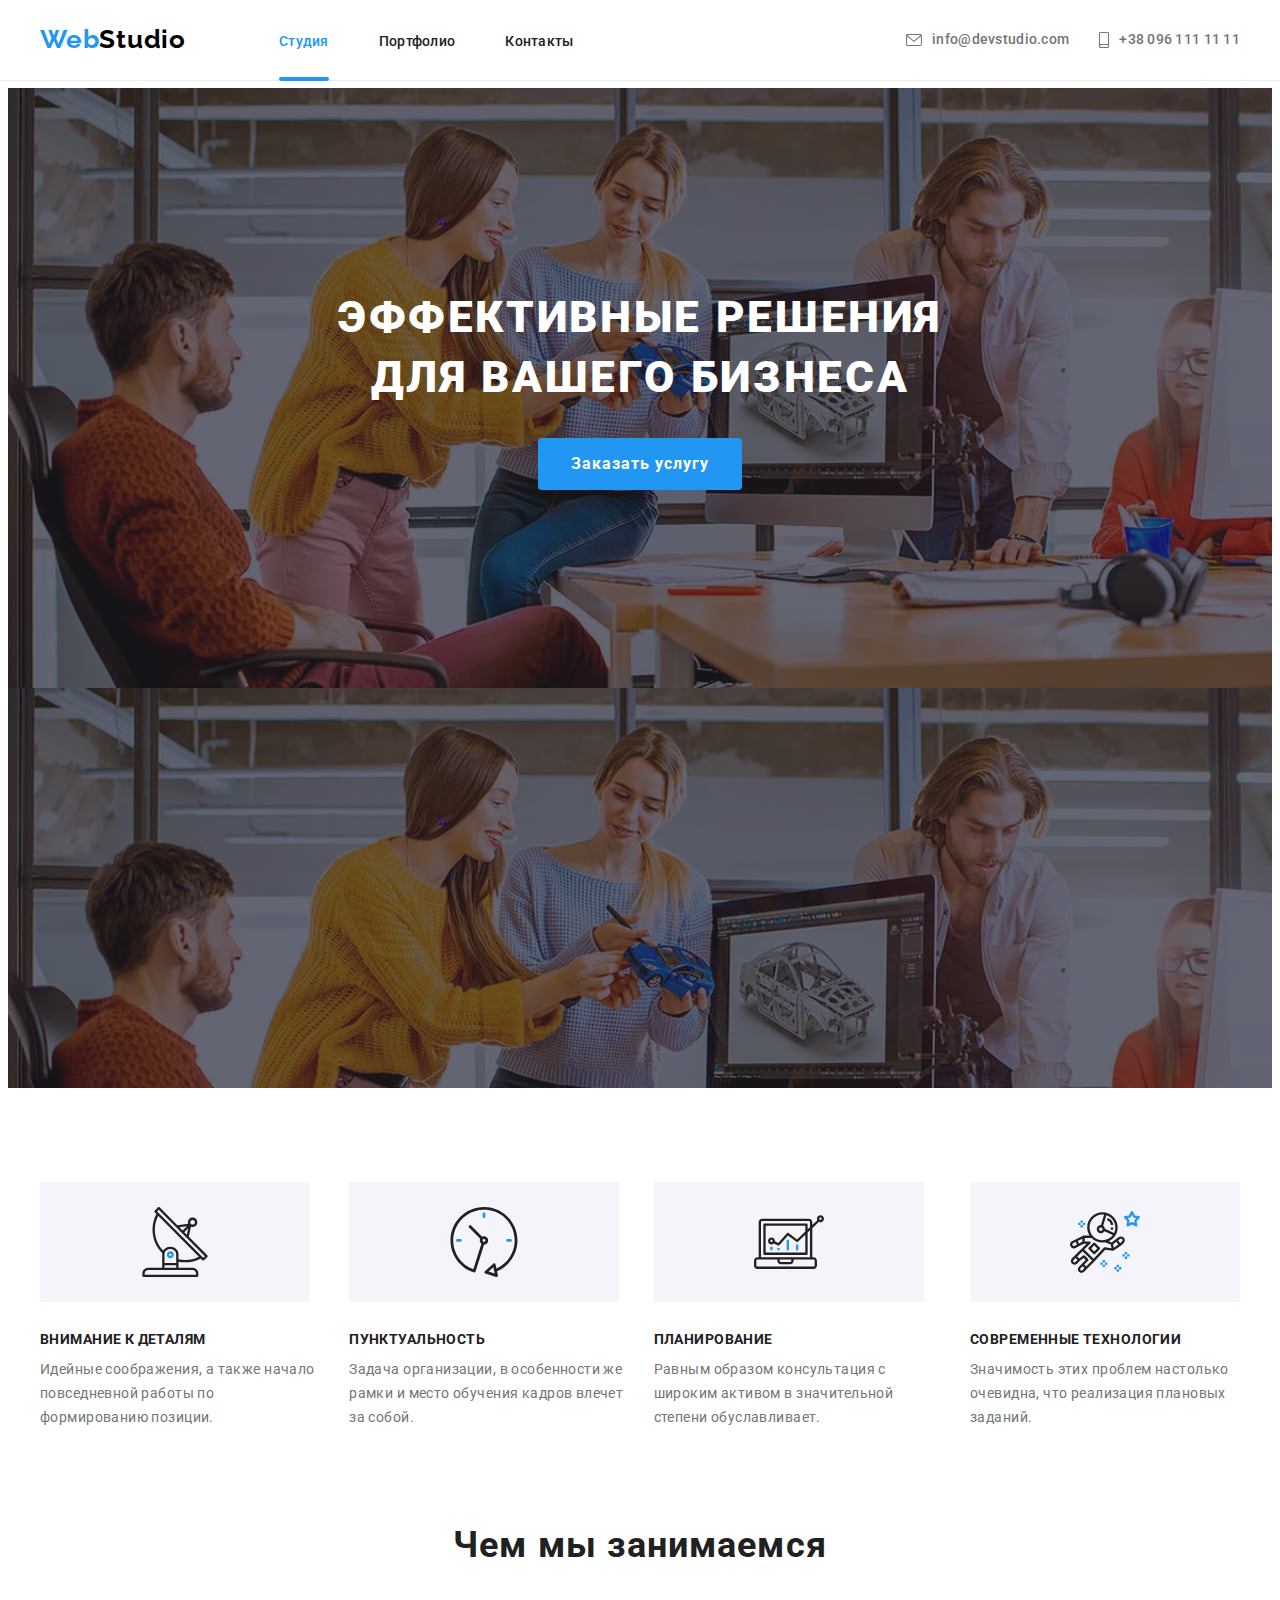
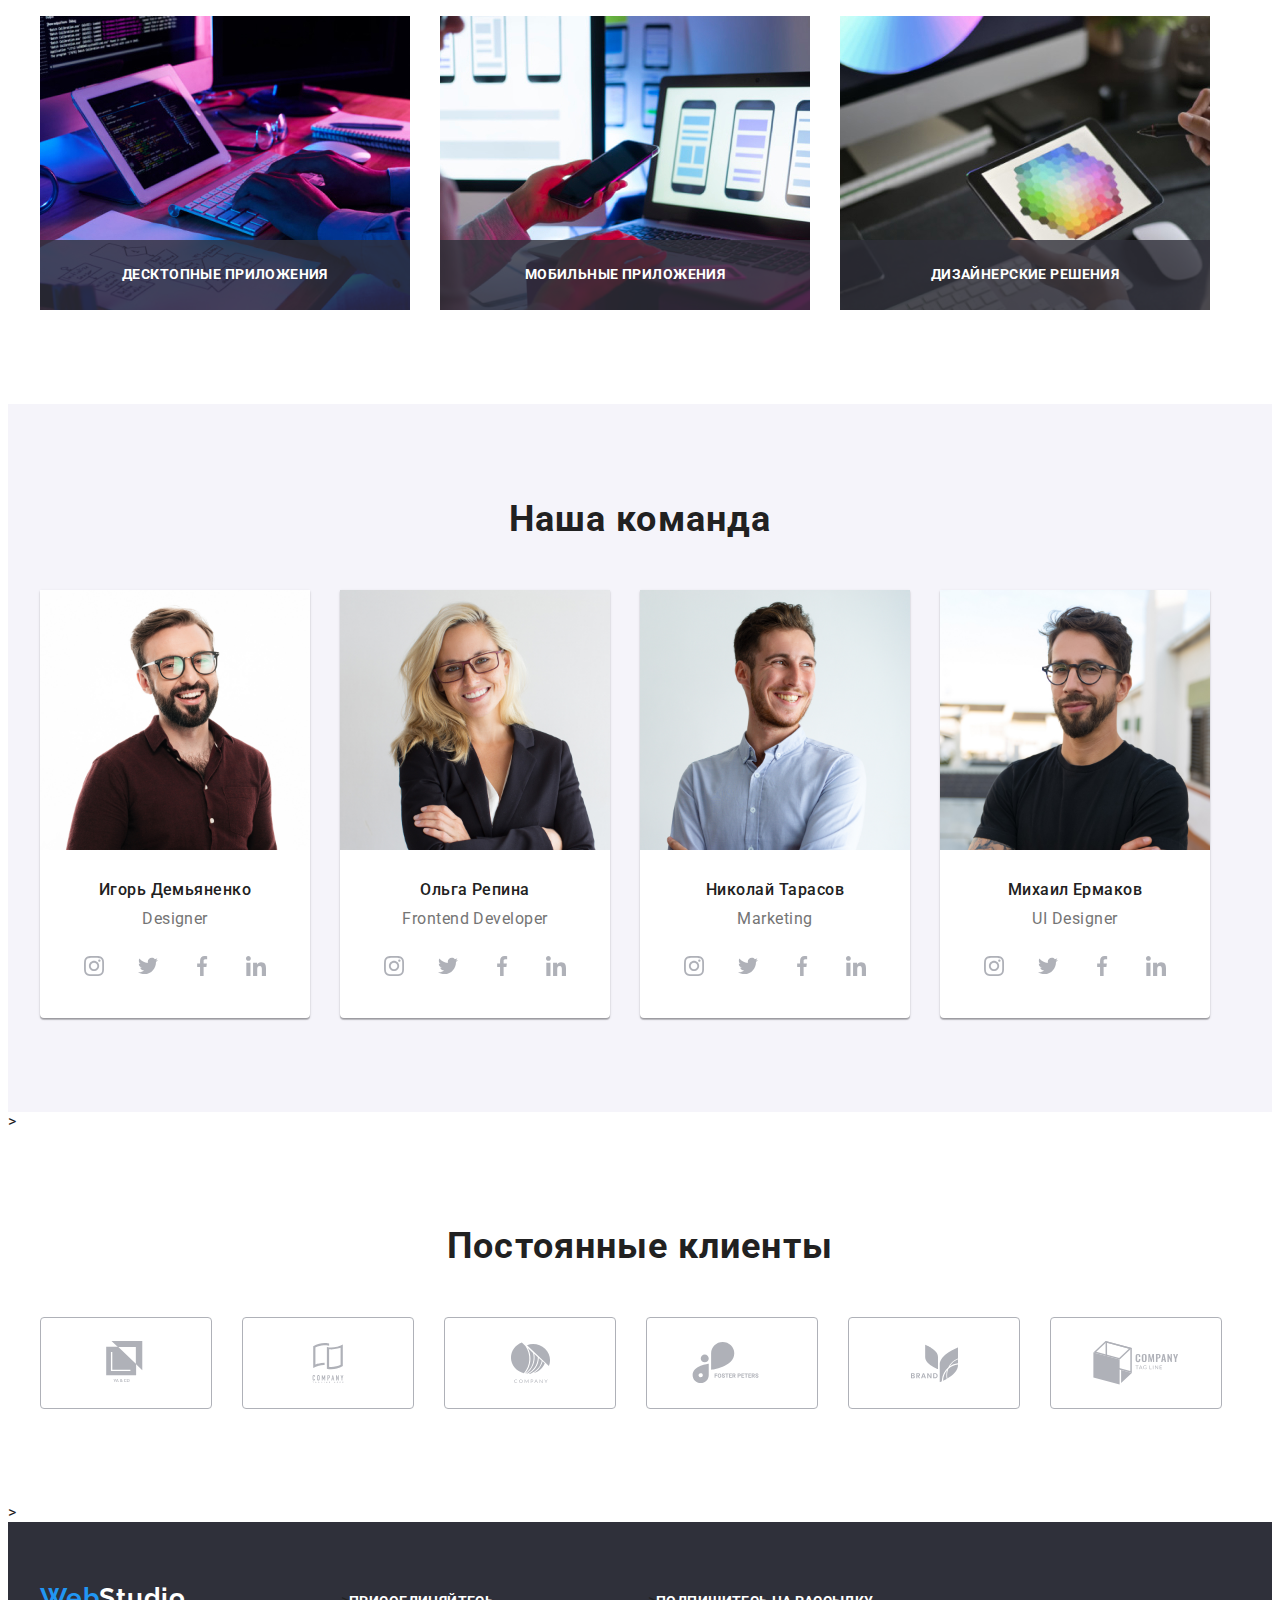
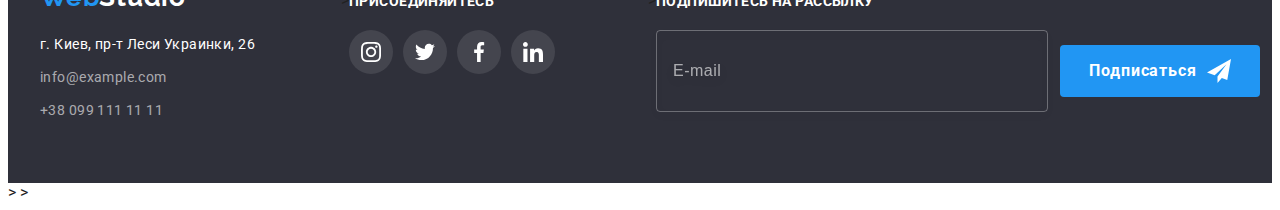
<file: index.html>
<!DOCTYPE html>
<html lang="ru">
  <head>
    <meta charset="UTF-8" />
    <meta http-equiv="X-UA-Compatible" content="IE=edge" />
    <meta name="viewport" content="width=device-width, initial-scale=1.0" />
    <title>Веб-студия</title>
    <link rel="preconnect" href="https://fonts.gstatic.com" />
    <link
      href="https://fonts.googleapis.com/css2?family=Raleway:wght@700&family=Roboto:wght@400;500;700;900&display=swap"
      rel="stylesheet"
    />
    <link
      rel="stylesheet"
      href="https://cdnjs.cloudflare.com/ajax/libs/modern-normalize/1.0.0/modern-normalize.min.css"
      integrity="sha512-ISS7cAi1PEhQ8jnbJpJZMd29NlhNj4AWYyLOSp2CE/CsHxTCu+r+t0D2yoJudVrd0/8fTVPUVDzY5Tvli75u/g=="
      crossorigin="anonymous"
    />
    <link
      rel="stylesheet"
      href="https://cdnjs.cloudflare.com/ajax/libs/animate.css/4.1.1/animate.min.css"
    />
    <link rel="stylesheet" href="./styles/styles.css" />
  </head>

  <body>
    
    <header class="header">
      <div class="container">
        <nav class="navigation">
          
          <a href="#" class="header-logo logo link animate__pulse"
            ><span class="acent-logo">Web</span>Studio</a
          >

          
          <ul class="navigation-list list">
            <li class="navigation-item">
              <a href="./index.html" class="navigation-link link active"
                >Студия</a
              >
            </li>
            <li class="navigation-item">
              <a href="./portfolio.html" class="navigation-link link"
                >Портфолио</a
              >
            </li>
            <li class="navigation-item">
              <a href="#" class="navigation-link link">Контакты</a>
            </li>
          </ul>
        </nav>

        
        <ul class="contacts-list list">
          <li class="contacts-item">
            <a
              class="contacts-link link"
              href="mailto:info@devstudio.com"
              lang="en"
              ><svg class="contacts-icon-mail" width="16" height="12">
                <use href="./images/symbol-defs.svg#icon-mail"></use>
              </svg>
              info@devstudio.com</a
            >
          </li>
          <li class="contacts-item">
            <a class="contacts-link link" href="tel:+380961111111">
              <svg class="contacts-icon-tel" width="10" height="16">
                <use href="./images/symbol-defs.svg#icon-smartphone-1"></use>
              </svg>
              +38 096 111 11 11</a
            >
          </li>
        </ul>
      </div>
    </header>

    <main>
      
      <section class="hero">
        <div class="hero-bgi">
          <div class="container">
            <h1 class="hero-title">Эффективные решения для вашего бизнеса</h1>
            <button
              type="submit"
              class="main-btn animate__pulse"
              data-modal-open
            >
              Заказать услугу
            </button>
          </div>
        </div>
      </section>

      
      <section class="features">
        <div class="container">
          <h2 class="visually-hidden">Преимущества</h2>
          <ul class="features-list list">
            <li class="features-item">
              <div class="features-box-icon">
                <svg class="features-icon">
                  <use href="./images/symbol-defs.svg#icon-antenna-1"></use>
                </svg>
              </div>
              <h3 class="features-subtitle">Внимание к деталям</h3>
              <p class="features-text">
                Идейные соображения, а также начало повседневной работы по
                формированию позиции.
              </p>
            </li>

            <li class="features-item">
              <div class="features-box-icon">
                <svg class="features-icon">
                  <use href="./images/symbol-defs.svg#icon-clock-2"></use>
                </svg>
              </div>
              <h3 class="features-subtitle">Пунктуальность</h3>
              <p class="features-text">
                Задача организации, в особенности же рамки и место обучения
                кадров влечет за собой.
              </p>
            </li>

            <li class="features-item">
              <div class="features-box-icon">
                <svg class="features-icon">
                  <use href="./images/symbol-defs.svg#icon-diagram-3"></use>
                </svg>
              </div>
              <h3 class="features-subtitle">Планирование</h3>
              <p class="features-text">
                Равным образом консультация с широким активом в значительной
                степени обуславливает.
              </p>
            </li>

            <li class="features-item">
              <div class="features-box-icon">
                <svg class="features-icon">
                  <use href="./images/symbol-defs.svg#icon-astronaut-4"></use>
                </svg>
              </div>
              <h3 class="features-subtitle">Современные технологии</h3>
              <p class="features-text">
                Значимость этих проблем настолько очевидна, что реализация
                плановых заданий.
              </p>
            </li>
          </ul>
        </div>
      </section>

      
      <section class="specialization">
        <div class="container">
          <h2 class="title-specialization">Чем мы занимаемся</h2>
          <ul class="specialization-list list">
            <li class="specialization-item">
              <img
                src="./images/img1.jpg"
                alt="печатает на клавиатуре"
                width="370"
                height="294"
              />
              <p class="specialization-overlay">Десктопные приложения</p>
            </li>

            <li class="specialization-item">
              <img
                src="./images/img2.jpg"
                alt="смотрит в смартфон"
                width="370"
                height="294"
              />
              <p class="specialization-overlay">Мобильные приложения</p>
            </li>

            <li class="specialization-item">
              <img
                src="./images/img3.jpg"
                alt="на планшете шестиугольная цветовая палитра"
                width="370"
                height="294"
              />
              <p class="specialization-overlay">Дизайнерские решения</p>
            </li>
          </ul>
        </div>
      </section>

      
      <section class="team section">
        <div class="container">
          <h2 class="title-team">Наша команда</h2>
          <ul class="team-list list">
            <li class="team-item">
              <img
                src="./images/people1.jpg"
                alt="фото Игоря Демьяненко"
                width="270"
                height="260"
              />
              <div class="team-box">
                <h3 class="team-subtitle">Игорь Демьяненко</h3>
                <p lang="en" class="team-text">Designer</p>
                <div class="team-box-icon">
                  <ul class="team-list-icon list">
                    <li class="team-item-icon">
                      <a class="team-link-icon" href="">
                        <svg class="team-icon">
                          <use
                            href="./images/symbol-defs.svg#icon-instagram-1"
                          ></use>
                        </svg>
                      </a>
                    </li>

                    <li class="team-item-icon">
                      <a class="team-link-icon" href="">
                        <svg class="team-icon">
                          <use
                            href="./images/symbol-defs.svg#icon-twitter-2"
                          ></use>
                        </svg>
                      </a>
                    </li>

                    <li class="team-item-icon">
                      <a class="team-link-icon" href="">
                        <svg class="team-icon">
                          <use
                            href="./images/symbol-defs.svg#icon-facebook-3"
                          ></use>
                        </svg>
                      </a>
                    </li>

                    <li class="team-item-icon">
                      <a class="team-link-icon" href="">
                        <svg class="team-icon">
                          <use
                            href="./images/symbol-defs.svg#icon-linkedin-4"
                          ></use>
                        </svg>
                      </a>
                    </li>
                  </ul>
                </div>
              </div>
            </li>

            <li class="team-item">
              <img
              src="./images/people2.jpg"
                alt="фото Ольги Репиной"
                width="270"
                height="260"
              />
              <div class="team-box">
                <h3 class="team-subtitle">Ольга Репина</h3>
                <p lang="en" class="team-text">Frontend Developer</p>
                <div class="team-box-icon">
                  <ul class="team-list-icon list">
                    <li class="team-item-icon">
                      <a class="team-link-icon" href="">
                        <svg class="team-icon">
                          <use
                            href="./images/symbol-defs.svg#icon-instagram-1"
                          ></use>
                        </svg>
                      </a>
                    </li>

                    <li class="team-item-icon">
                      <a class="team-link-icon" href="">
                        <svg class="team-icon">
                          <use
                            href="./images/symbol-defs.svg#icon-twitter-2"
                          ></use>
                        </svg>
                      </a>
                    </li>

                    <li class="team-item-icon">
                      <a class="team-link-icon" href="">
                        <svg class="team-icon">
                          <use
                            href="./images/symbol-defs.svg#icon-facebook-3"
                          ></use>
                        </svg>
                      </a>
                    </li>

                    <li class="team-item-icon">
                      <a class="team-link-icon" href="">
                        <svg class="team-icon">
                          <use
                            href="./images/symbol-defs.svg#icon-linkedin-4"
                          ></use>
                        </svg>
                      </a>
                    </li>
                  </ul>
                </div>
              </div>
            </li>

            <li class="team-item">
              <img
              src="./images/people3.jpg"
                alt="фото Николая Тарасова"
                width="270"
                height="260"
              />
              <div class="team-box">
                <h3 class="team-subtitle">Николай Тарасов</h3>
                <p lang="en" class="team-text">Marketing</p>
                <div class="team-box-icon">
                  <ul class="team-list-icon list">
                    <li class="team-item-icon">
                      <a class="team-link-icon" href="">
                        <svg class="team-icon">
                          <use
                            href="./images/symbol-defs.svg#icon-instagram-1"
                          ></use>
                        </svg>
                      </a>
                    </li>

                    <li class="team-item-icon">
                      <a class="team-link-icon" href="">
                        <svg class="team-icon">
                          <use
                            href="./images/symbol-defs.svg#icon-twitter-2"
                          ></use>
                        </svg>
                      </a>
                    </li>

                    <li class="team-item-icon">
                      <a class="team-link-icon" href="">
                        <svg class="team-icon">
                          <use
                            href="./images/symbol-defs.svg#icon-facebook-3"
                          ></use>
                        </svg>
                      </a>
                    </li>

                    <li class="team-item-icon">
                      <a class="team-link-icon" href="">
                        <svg class="team-icon">
                          <use
                            href="./images/symbol-defs.svg#icon-linkedin-4"
                          ></use>
                        </svg>
                      </a>
                    </li>
                  </ul>
                </div>
              </div>
            </li>

            <li class="team-item">
              <img
              src="./images/people4.jpg"
                alt="фото Михаила Ермакова"
                width="270"
                height="260"
              />
              <div class="team-box">
                <h3 class="team-subtitle">Михаил Ермаков</h3>
                <p lang="en" class="team-text">UI Designer</p>
                <div class="team-box-icon">
                  <ul class="team-list-icon list">
                    <li class="team-item-icon">
                      <a class="team-link-icon" href="">
                        <svg class="team-icon">
                          <use
                            href="./images/symbol-defs.svg#icon-instagram-1"
                          ></use>
                        </svg>
                      </a>
                    </li>

                    <li class="team-item-icon">
                      <a class="team-link-icon" href="">
                        <svg class="team-icon">
                          <use
                            href="./images/symbol-defs.svg#icon-twitter-2"
                          ></use>
                        </svg>
                      </a>
                    </li>

                    <li class="team-item-icon">
                      <a class="team-link-icon" href="">
                        <svg class="team-icon">
                          <use
                            href="./images/symbol-defs.svg#icon-facebook-3"
                          ></use>
                        </svg>
                      </a>
                    </li>

                    <li class="team-item-icon">
                      <a class="team-link-icon" href="">
                        <svg class="team-icon">
                          <use
                            href="./images/symbol-defs.svg#icon-linkedin-4"
                          ></use>
                        </svg>
                      </a>
                    </li>
                  </ul>
                </div>
              </div>
            </li>
          </ul>
        </div>
      </section>
    </main>

    ></li>
    <section class="clients section">
      <div class="container">
        <h2 class="clients-title">Постоянные клиенты</h2>
        <ul class="clients-list list">
          <li class="clients-item">
            <a class="clients-link" href="">
              <svg class="clients-icon" width="44" height="48">
                <use href="./images/symbol-defs.svg#icon-logo-1"></use>
              </svg>
            </a>
          </li>

          <li class="clients-item">
            <a class="clients-link" href="">
              <svg class="clients-icon" width="40" height="52">
                <use href="./images/symbol-defs.svg#icon-logo-2"></use>
              </svg>
            </a>
          </li>

          <li class="clients-item">
            <a class="clients-link" href="">
              <svg class="clients-icon" width="41" height="42">
                <use href="./images/symbol-defs.svg#icon-logo-3"></use>
              </svg>
            </a>
          </li>

          <li class="clients-item">
            <a class="clients-link" href="">
              <svg class="clients-icon" width="80" height="42">
                <use href="./images/symbol-defs.svg#icon-logo-4"></use>
              </svg>
            </a>
          </li>

          <li class="clients-item">
            <a class="clients-link" href="">
              <svg class="clients-icon" width="59" height="47">
                <use href="./images/symbol-defs.svg#icon-logo-5"></use>
              </svg>
            </a>
          </li>

          <li class="clients-item">
            <a class="clients-link" href="">
              <svg class="clients-icon" width="88" height="44">
                <use href="./images/symbol-defs.svg#icon-logo-6"></use>
              </svg>
            </a>
          </li>
        </ul>
      </div>
    </section>

   ></li>
    <footer class="footer">
      <div class="container footer-box">
        <div class="footer-case">
          <a href="#" class="footer-logo logo link animate__pulse"
            ><span class="acent-logo">Web</span>Studio</a
          >
          <address class="footer-address address">
            <ul class="address-list list">
              <li class="address-item">
                <a
                  href="https://goo.gl/maps/CKRgckwpeQfigATv9"
                  rel="noopener noofollow"
                  target="_blank"
                  class="address-link-map link"
                  >г. Киев, пр-т Леси Украинки, 26</a
                >
              </li>

              <li class="address-item">
                <a href="mailto:info@example.com" class="address-link link"
                  >info@example.com</a
                >
              </li>

              <li class="address-item">
                <a href="tel:+380991111111" class="address-link link"
                  >+38 099 111 11 11</a
                >
              </li>
            </ul>
          </address>
        </div>

        ></li>
        <div class="footer-sns-case">
          <b class="footer-sns-text">присоединяйтесь</b>
          <ul class="footer-sns-list list">
            <li class="footer-sns-item">
              <a class="footer-sns-link" href="">
                <svg class="footer-sns-icon">
                  <use href="./images/symbol-defs.svg#icon-instagram-1"></use>
                </svg>
              </a>
            </li>

            <li class="footer-sns-item">
              <a class="footer-sns-link" href="">
                <svg class="footer-sns-icon">
                  <use href="./images/symbol-defs.svg#icon-twitter-2"></use>
                </svg>
              </a>
            </li>

            <li class="footer-sns-item">
              <a class="footer-sns-link" href="">
                <svg class="footer-sns-icon">
                  <use href="./images/symbol-defs.svg#icon-facebook-3"></use>
                </svg>
              </a>
            </li>

            <li class="footer-sns-item">
              <a class="footer-sns-link" href="">
                <svg class="footer-sns-icon">
                  <use href="./images/symbol-defs.svg#icon-linkedin-4"></use>
                </svg>
              </a>
            </li>
          </ul>
        </div>

        ></li>
        <div class="footer-subscribe">
          <b class="footer-subscribe-text">Подпишитесь на рассылку</b>
          <div class="footer-subscribe-box">
            <form class="footer-subscribe-form" action="#" autocomplete="off">
              <label
                ><input
                  class="footer-subscribe-input"
                  type="email"
                  name="email"
                  placeholder="E-mail"
              /></label>

              <button
                type="submit"
                type="reset"
                class="main-btn footer-btn animate__pulse"
              >
                Подписаться
                <svg class="footer-subscribe-icon" width="24" height="24">
                  <use href="./images/symbol-defs.svg#icon-icon-send"></use>
                </svg>
              </button>
            </form>
          </div>
        </div>
      </div>
    </footer>

    ></li>
    <div class="backdrop is-hidden" data-modal>
      <div class="modal">
        <div class="modal-box">
          <b class="modal-text">Оставьте свои данные, мы вам перезвоним</b>
          <form class="modal-form" action="#">
            <label class="modal-label label-mb"
              >Имя
              <input class="modal-input" type="text" name="user-name" />
              <svg class="modal-icon">
                <use href="./images/symbol-defs.svg#icon-person-black"></use>
              </svg>
            </label>
            <label class="modal-label label-mb"
              >Телефон
              <input
                class="modal-input"
                type="tel"
                name="user-phone"
                pattern="[0-9]{3}-[0-9]{3}-[0-9]{2}-[0-9]{2}"
                title="093-629-70-70"
              />
              <svg class="modal-icon">
                <use href="./images/symbol-defs.svg#icon-phone-black"></use>
              </svg>
            </label>
            <label class="modal-label label-mb"
              >Почта
              <input
                class="modal-input"
                type="email"
                name="user-mail"
                autocomplete="off"
              />
              <svg class="modal-icon">
                <use href="./images/symbol-defs.svg#icon-email-black"></use>
              </svg>
            </label>
            <label class="modal-label textarea-mb"
              >Комментарий
              <textarea
                class="modal-textarea"
                name="user-comment"
                placeholder="Введите текст"
              ></textarea>
            </label>

            ></li>
            <input
              class="modal-checkbox visually-hidden"
              id="user-choice"
              type="checkbox"
              name="agreement"
            />
            <label for="user-choice" class="modal-agreement">
              Соглашаюсь с рассылкой и принимаю&nbsp;<a
                class="modal-agreement-link"
                href="#"
                >Условия договора</a
              >
            </label>
            <button
              type="submit"
              type="reset"
              class="main-btn modal-btn animate__pulse"
            >
              Отправить
            </button>
          </form>
        </div>
        <button type="submit" class="close-btn" data-modal-close>
          <svg class="close-btn-icon" width="11" height="11">
            <use href="./images/symbol-defs.svg#icon-close-btn"></use>
          </svg>
        </button>
      </div>
    </div>

    ></li>
    <script src="./js/modal.js"></script>
  </body>
</html>
</file>
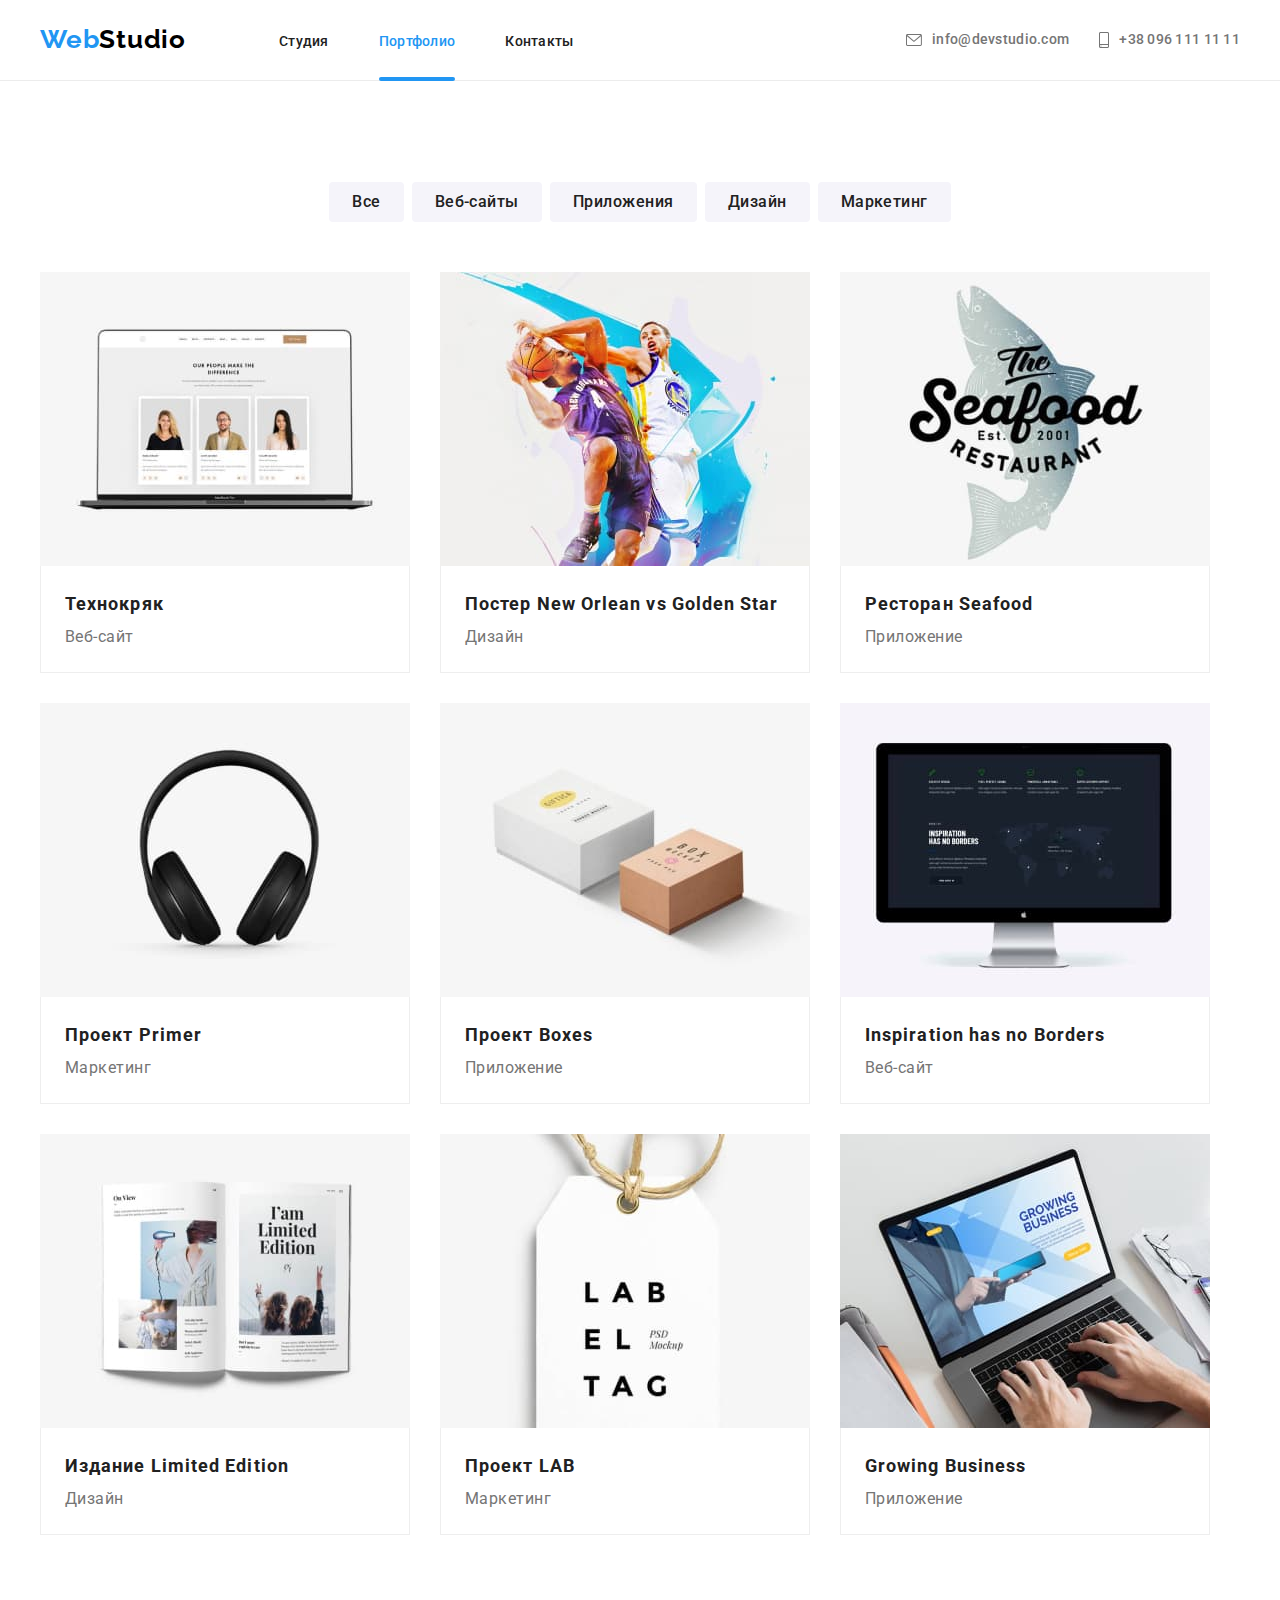
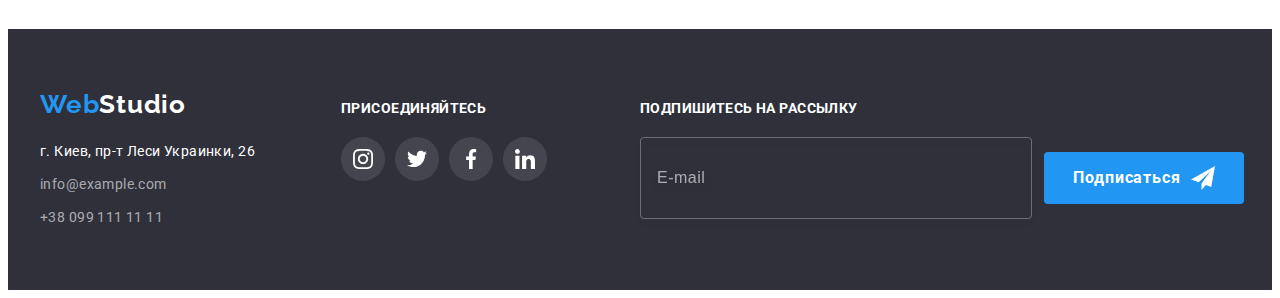
<file: portfolio.html>
<!DOCTYPE html>
<html lang="ru">
  <head>
    <meta charset="UTF-8" />
    <meta http-equiv="X-UA-Compatible" content="IE=edge" />
    <meta name="viewport" content="width=device-width, initial-scale=1.0" />
    <title>Веб-студия</title>
    <link rel="preconnect" href="https://fonts.gstatic.com" />
    <link
      href="https://fonts.googleapis.com/css2?family=Raleway:wght@700&family=Roboto:wght@400;500;700;900&display=swap"
      rel="stylesheet"
    />
    <link
      rel="stylesheet"
      href="https://cdnjs.cloudflare.com/ajax/libs/modern-normalize/1.0.0/modern-normalize.min.css"
      integrity="sha512-ISS7cAi1PEhQ8jnbJpJZMd29NlhNj4AWYyLOSp2CE/CsHxTCu+r+t0D2yoJudVrd0/8fTVPUVDzY5Tvli75u/g=="
      crossorigin="anonymous"
    />
    <link
      rel="stylesheet"
      href="https://cdnjs.cloudflare.com/ajax/libs/animate.css/4.1.1/animate.min.css"
    />
    <link rel="stylesheet" href="./styles/styles.css" />
  </head>

  <body>
    
    <header class="header">
      <div class="container">
        <nav class="navigation">
          
          <a href="#" class="header-logo logo link animate__pulse"
            ><span class="acent-logo">Web</span>Studio</a
          >

          
          <ul class="navigation-list list">
            <li class="navigation-item">
              <a href="./index.html" class="navigation-link link">Студия</a>
            </li>
            <li class="navigation-item">
              <a href="./portfolio.html" class="navigation-link link active"
                >Портфолио</a
              >
            </li>
            <li class="navigation-item">
              <a href="#" class="navigation-link link">Контакты</a>
            </li>
          </ul>
        </nav>

        
        <ul class="contacts-list list">
          <li class="contacts-item">
            <a
              class="contacts-link link"
              href="mailto:info@devstudio.com"
              lang="en"
              ><svg class="contacts-icon-mail" width="16" height="12">
                <use href="./images/symbol-defs.svg#icon-mail"></use>
              </svg>
              info@devstudio.com</a
            >
          </li>
          <li class="contacts-item">
            <a class="contacts-link link" href="tel:+380961111111">
              <svg class="contacts-icon-tel" width="10" height="16">
                <use href="./images/symbol-defs.svg#icon-smartphone-1"></use>
              </svg>
              +38 096 111 11 11</a
            >
          </li>
        </ul>
      </div>
    </header>

    <main>
      
      <section class="filter section">
        <div class="container">
          <h1 class="visually-hidden">Портфолио</h1>
          <ul class="filter-list list">
            <li class="filter-item">
              <button type="submit" class="filter-btn">Все</button>
            </li>

            <li class="filter-item">
              <button type="submit" class="filter-btn">Веб-сайты</button>
            </li>

            <li class="filter-item">
              <button type="submit" class="filter-btn">Приложения</button>
            </li>

            <li class="filter-item">
              <button type="submit" class="filter-btn">Дизайн</button>
            </li>

            <li class="filter-item">
              <button type="submit" class="filter-btn">Маркетинг</button>
            </li>
          </ul>
        </div>

        
        <div class="container">
          <h2 class="visually-hidden">Фильтр на странице</h2>
          <ul class="cards-list list">
            <li class="cards-item">
              <a href="#" class="cards-link link">
                <div class="cards-overlay">
                  <img
                    src="./images/portfolio/img-1.jpg"
                    alt="открытый ноутбук с изображением"
                    width="370"
                    height="294"
                  />
                  <p class="cards-text-overlay">
                    Технокряк это современная площадка распространения
                    коронавируса. Компании используют эту платформу для
                    цифрового шпионажа и атак на защищённые сервера конкурентов.
                  </p>
                </div>
                <div class="cards-box">
                  <h3 class="cards-title">Технокряк</h3>
                  <p class="cards-text">Веб-сайт</p>
                </div>
              </a>
            </li>

            <li class="cards-item">
              <a href="#" class="cards-link link">
                <div class="cards-overlay">
                  <img
                    src="./images/portfolio/img-2.jpg"
                    alt="постер два баскетболиста"
                    width="370"
                    height="294"
                  />
                  <p class="cards-text-overlay">
                    Технокряк это современная площадка распространения
                    коронавируса. Компании используют эту платформу для
                    цифрового шпионажа и атак на защищённые сервера конкурентов.
                  </p>
                </div>
                <div class="cards-box">
                  <h3 class="cards-title">
                    Постер<span lang="en"> New Orlean vs Golden Star</span>
                  </h3>
                  <p class="cards-text">Дизайн</p>
                </div>
              </a>
            </li>

            <li class="cards-item">
              <a href="#" class="cards-link link">
                <div class="cards-overlay">
                  <img
                    src="./images/portfolio/img-3.jpg"
                    alt="логотип ресторана"
                    width="370"
                    height="294"
                  />
                  <p class="cards-text-overlay">
                    Технокряк это современная площадка распространения
                    коронавируса. Компании используют эту платформу для
                    цифрового шпионажа и атак на защищённые сервера конкурентов.
                  </p>
                </div>
                <div class="cards-box">
                  <h3 class="cards-title">
                    Ресторан<span lang="en"> Seafood</span>
                  </h3>
                  <p class="cards-text">Приложение</p>
                </div>
              </a>
            </li>

            <li class="cards-item">
              <a href="#" class="cards-link link">
                <div class="cards-overlay">
                  <img
                    src="./images/portfolio/img-4.jpg"
                    alt="изображение наушников"
                    width="370"
                    height="294"
                  />
                  <p class="cards-text-overlay">
                    Технокряк это современная площадка распространения
                    коронавируса. Компании используют эту платформу для
                    цифрового шпионажа и атак на защищённые сервера конкурентов.
                  </p>
                </div>
                <div class="cards-box">
                  <h3 class="cards-title">
                    Проект<span lang="en"> Primer</span>
                  </h3>
                  <p class="cards-text">Маркетинг</p>
                </div>
              </a>
            </li>

            <li class="cards-item">
              <a href="#" class="cards-link link">
                <div class="cards-overlay">
                  <img
                    src="./images/portfolio/img-5.jpg"
                    alt="две коробки"
                    width="370"
                    height="294"
                  />
                  <p class="cards-text-overlay">
                    Технокряк это современная площадка распространения
                    коронавируса. Компании используют эту платформу для
                    цифрового шпионажа и атак на защищённые сервера конкурентов.
                  </p>
                </div>
                <div class="cards-box">
                  <h3 class="cards-title">
                    Проект<span lang="en"> Boxes</span>
                  </h3>
                  <p class="cards-text">Приложение</p>
                </div>
              </a>
            </li>

            <li class="cards-item">
              <a href="#" class="cards-link link">
                <div class="cards-overlay">
                  <img
                    src="./images/portfolio/img-6.jpg"
                    alt="изображение кампьютера"
                    width="370"
                    height="294"
                  />
                  <p class="cards-text-overlay">
                    Технокряк это современная площадка распространения
                    коронавируса. Компании используют эту платформу для
                    цифрового шпионажа и атак на защищённые сервера конкурентов.
                  </p>
                </div>
                <div class="cards-box">
                  <h3 class="cards-title">
                    <span lang="en">Inspiration has no Borders</span>
                  </h3>
                  <p class="cards-text">Веб-сайт</p>
                </div>
              </a>
            </li>

            <li class="cards-item">
              <a href="#" class="cards-link link">
                <div class="cards-overlay">
                  <img
                    src="./images/portfolio/img-7.jpg"
                    alt="раскрытый журнал"
                    width="370"
                    height="294"
                  />
                  <p class="cards-text-overlay">
                    Технокряк это современная площадка распространения
                    коронавируса. Компании используют эту платформу для
                    цифрового шпионажа и атак на защищённые сервера конкурентов.
                  </p>
                </div>
                <div class="cards-box">
                  <h3 class="cards-title">
                    Издание<span lang="en"> Limited Edition</span>
                  </h3>
                  <p class="cards-text">Дизайн</p>
                </div>
              </a>
            </li>

            <li class="cards-item">
              <a href="#" class="cards-link link">
                <div class="cards-overlay">
                  <img
                    src="./images/portfolio/img-8.jpg"
                    alt="бирка"
                    width="370"
                    height="294"
                  />
                  <p class="cards-text-overlay">
                    Технокряк это современная площадка распространения
                    коронавируса. Компании используют эту платформу для
                    цифрового шпионажа и атак на защищённые сервера конкурентов.
                  </p>
                </div>
                <div class="cards-box">
                  <h3 class="cards-title">
                    Проект
                    <span lang="en"> LAB</span>
                  </h3>
                  <p class="cards-text">Маркетинг</p>
                </div>
              </a>
            </li>

            <li class="cards-item">
              <a href="#" class="cards-link link">
                <div class="cards-overlay">
                  <img
                    src="./images/portfolio/img-9.jpg"
                    alt="печать на ноутбуке"
                    width="370"
                    height="294"
                  />
                  <p class="cards-text-overlay">
                    Технокряк это современная площадка распространения
                    коронавируса. Компании используют эту платформу для
                    цифрового шпионажа и атак на защищённые сервера конкурентов.
                  </p>
                </div>
                <div class="cards-box">
                  <h3 class="cards-title">
                    <span lang="en">Growing Business</span>
                  </h3>
                  <p class="cards-text">Приложение</p>
                </div>
              </a>
            </li>
          </ul>
        </div>
      </section>
    </main>

    
    <footer class="footer">
      <div class="container footer-box">
        <div class="footer-case">
          <a href="#" class="footer-logo logo link animate__pulse"
            ><span class="acent-logo">Web</span>Studio</a
          >
          <address class="footer-address address">
            <ul class="address-list list">
              <li class="address-item">
                <a
                  href="https://goo.gl/maps/CKRgckwpeQfigATv9"
                  rel="noopener noofollow"
                  target="_blank"
                  class="address-link-map link"
                  >г. Киев, пр-т Леси Украинки, 26</a
                >
              </li>

              <li class="address-item">
                <a href="mailto:info@example.com" class="address-link link"
                  >info@example.com</a
                >
              </li>

              <li class="address-item">
                <a href="tel:+380991111111" class="address-link link"
                  >+38 099 111 11 11</a
                >
              </li>
            </ul>
          </address>
        </div>

        
        <div class="footer-sns-case">
          <b class="footer-sns-text">присоединяйтесь</b>
          <ul class="footer-sns-list list">
            <li class="footer-sns-item">
              <a class="footer-sns-link" href="">
                <svg class="footer-sns-icon">
                  <use href="./images/symbol-defs.svg#icon-instagram-1"></use>
                </svg>
              </a>
            </li>

            <li class="footer-sns-item">
              <a class="footer-sns-link" href="">
                <svg class="footer-sns-icon">
                  <use href="./images/symbol-defs.svg#icon-twitter-2"></use>
                </svg>
              </a>
            </li>

            <li class="footer-sns-item">
              <a class="footer-sns-link" href="">
                <svg class="footer-sns-icon">
                  <use href="./images/symbol-defs.svg#icon-facebook-3"></use>
                </svg>
              </a>
            </li>

            <li class="footer-sns-item">
              <a class="footer-sns-link" href="">
                <svg class="footer-sns-icon">
                  <use href="./images/symbol-defs.svg#icon-linkedin-4"></use>
                </svg>
              </a>
            </li>
          </ul>
        </div>

        
        <div class="footer-subscribe">
          <b class="footer-subscribe-text">Подпишитесь на рассылку</b>
          <div class="footer-subscribe-box">
            <form class="footer-subscribe-form" action="#" autocomplete="off">
              <label
                ><input
                  class="footer-subscribe-input"
                  type="email"
                  name="email"
                  placeholder="E-mail"
              /></label>

              <button
                type="submit"
                type="reset"
                class="main-btn footer-btn animate__pulse"
              >
                Подписаться
                <svg class="footer-subscribe-icon" width="24" height="24">
                  <use href="./images/symbol-defs.svg#icon-icon-send"></use>
                </svg>
              </button>
            </form>
          </div>
        </div>
      </div>
    </footer>
  </body>
</html>
</file>
<file: styles/styles.css>
:root {
  --primary-bgncolor: #2f303a;
  --secondary-bgncolor: #f5f4fa;
  --specialization-overlay: rgba(47, 48, 58, 0.8);

  --primary-text-color: #212121;
  --secondary-text-color: #757575;
  --accent-text-color: #2196f3;
  --button-hover-color: #188ce8;
  --secondary-accent-text-color: #ffffff;
  --logo-text-color: #000000;
  --footer-text-color: rgba(255, 255, 255, 0.6);
  --icon-text-color: #afb1b8;

  --primary-font: 'Roboto', sans-serif;
}

body {
  color: var(--primary-text-color);
  font-family: var(--primary-font);

  padding-top: 80px;
}

img {
  display: block;
}

h1,
h2,
h3,
h4,
h5,
h6,
p {
  margin: 0;
}

.link {
  text-decoration: none;
}

.list {
  list-style: none;
  margin: 0;
  padding: 0;
}

.address {
  font-style: normal;
}

.visually-hidden {
  position: absolute !important;
  clip: rect(1px 1px 1px 1px); /* IE6, IE7 */
  clip: rect(1px, 1px, 1px, 1px);
  padding: 0 !important;
  border: 0 !important;
  height: 1px !important;
  width: 1px !important;
  overflow: hidden;
}
/* ========================COMPONENTS======================== */
.acent-logo {
  color: var(--accent-text-color);
}

.logo {
  font-family: 'Raleway', sans-serif;
  font-weight: 700;
  font-size: 26px;
  line-height: 1.19;
  letter-spacing: 0.03em;
}

.animate__pulse:hover,
.animate__pulse:focus {
  animation-duration: 2s;
  animation-iteration-count: 100;
}

.container {
  margin-left: auto;
  margin-right: auto;
  width: 1200px;
  margin: 0 auto;
  padding: 0 15px;
}

.section {
  padding-top: 94px;
  padding-bottom: 94px;
}
/* ======================END COMPONENTS=================== */

/* ======================MODAL WINDOW=================== */
.backdrop {
  position: fixed;
  z-index: 2;
  top: 0;
  left: 0;
  width: 100vw;
  height: 100vh;

  background-color: rgba(0, 0, 0, 0.2);

  opacity: 1;
  transform: scale(1);
  transition: transform 400ms ease-out;
}

.is-hidden {
  opacity: 0;
  visibility: hidden;
  pointer-events: none;

  transform: scale(0);
  transition: transform 400ms ease-out;
}

.modal {
  position: absolute;
  min-width: 528px;
  min-height: 581px;

  background-color: var(--secondary-accent-text-color);
  box-shadow: 0px 1px 3px rgba(0, 0, 0, 0.12), 0px 1px 1px rgba(0, 0, 0, 0.14),
    0px 2px 1px rgba(0, 0, 0, 0.2);
  border-radius: 4px;

  top: 50%;
  left: 50%;
  transform: translate(-50%, -50%) scale(1);
  transition: transform 400ms ease-out;
}

.modal-box {
  margin: 40px;
}

.modal-text {
  display: block;
  margin-bottom: 12px;

  font-weight: 700;
  font-size: 20px;
  line-height: 1.15;
  text-align: center;
  letter-spacing: 0.03em;
}

.modal-form {
  display: flex;
  flex-direction: column;
}

.modal-label {
  position: relative;

  font-size: 12px;
  line-height: 1.17;
  letter-spacing: 0.01em;

  color: var(--secondary-text-color);
}

.label-mb {
  margin-bottom: 10px;
}

.modal-input,
.modal-textarea {
  margin-top: 4px;
  padding-left: 42px;

  width: 100%;
  height: 40px;

  outline: none;
  border: 1px solid rgba(33, 33, 33, 0.2);
  border-radius: 4px;
  cursor: pointer;

  transition: border-color 250ms cubic-bezier(0.4, 0, 0.2, 1);
}

.modal-input:focus,
.modal-textarea:focus {
  border-color: var(--accent-text-color);
}

.modal-input:focus + .modal-icon {
  fill: var(--accent-text-color);
}

.modal-icon {
  position: absolute;
  top: 50%;
  left: 12px;

  width: 18px;
  height: 18px;
  fill: var(--primary-text-color);

  transition: fill 250ms cubic-bezier(0.4, 0, 0.2, 1);
}

.textarea-mb {
  margin-bottom: 20px;
}

.modal-textarea {
  padding: 12px 16px;

  font-size: 14px;
  line-height: 1.14;
  letter-spacing: 0.01em;

  width: 100%;
  height: 120px;
  resize: none;
}

.modal-textarea::placeholder {
  color: rgba(117, 117, 117, 0.5);
}

.modal-checkbox {
  cursor: pointer;
}

/* для оформления чекбокса-нужно инлайн свг */
/* transition: background-color 2500ms cubic-bezier(0.4, 0, 0.2, 1),
    border-color 2500sms cubic-bezier(0.4, 0, 0.2, 1); */

.modal-checkbox:checked + .modal-agreement::before {
  background-color: var(--accent-text-color);
  background-image: url(../images/icon-check.svg);
  border-color: var(--accent-text-color);
  background-size: contain;
  background-origin: border-box;
}

.modal-checkbox:focus + .modal-agreement::before {
  border-color: var(--accent-text-color);
}

/* .modal-checkbox:focus-visible + .modal-agreement::before {
  border-color: black;
} */

.modal-agreement {
  display: flex;
  align-items: center;

  margin-bottom: 30px;

  font-size: 14px;
  line-height: 1.71;
  letter-spacing: 0.03em;

  color: var(--secondary-text-color);

  cursor: pointer;
}

.modal-agreement::before {
  content: '';
  display: block;
  width: 16px;
  height: 15px;
  margin-right: 7px;

  border-radius: 2px;
  border: 2px solid var(--primary-text-color);
}

.modal-agreement-link {
  color: var(--accent-text-color);
}

.modal-btn {
  box-shadow: 0px 4px 4px rgba(0, 0, 0, 0.15);
}

.modal-btn:hover,
.modal-btn:focus {
  box-shadow: 0px 4px 4px rgba(0, 0, 0, 0.15);
}

.close-btn {
  position: absolute;
  top: 8px;
  right: 8px;
  width: 30px;
  height: 30px;
  padding: 0;

  background-color: transparent;

  border-radius: 50%;
  border: 1px solid rgba(0, 0, 0, 0.1);
  cursor: pointer;

  display: flex;
  align-items: center;
  justify-content: center;
}

/* .close-btn-icon {
  fill: var(--logo-text-color);
} */

.close-btn:hover,
.close-btn:focus {
  fill: var(--accent-text-color);
}
/* ======================END MODAL WINDOW=================== */

/* ========================HEADER======================== */
.header {
  position: fixed;
  z-index: 1;
  width: 100%;
  top: 0;
  left: 0;

  background-color: var(--secondary-accent-text-color);
  border-bottom: 1px solid #ececec;
}

.header > .container {
  display: flex;
}

.navigation {
  display: flex;
  align-items: center;
}

.header-logo {
  color: var(--logo-text-color);
  margin-right: 93px;
  padding-top: 24px;
  padding-bottom: 25px;
}

.navigation-list {
  display: flex;
}

.navigation-item:not(:last-child) {
  margin-right: 50px;
}

.navigation-link {
  position: relative;

  padding-top: 32px;
  padding-bottom: 32px;

  color: var(--primary-text-color);

  font-weight: 500;
  font-size: 14px;
  line-height: 1.15;
  letter-spacing: 0.02em;

  transition: color 250ms cubic-bezier(0.4, 0, 0.2, 1);
}

.navigation-link:hover,
.navigation-link:focus {
  color: var(--accent-text-color);
}

.active {
  color: var(--accent-text-color);
}

.active::after {
  position: absolute;
  bottom: 0;

  content: '';

  display: block;
  width: 100%;
  height: 4px;

  background-color: var(--accent-text-color);

  border-radius: 2px;
}

.contacts-list {
  display: flex;
  margin-left: auto;
  align-items: center;
}

.contacts-item:not(:last-child) {
  margin-right: 30px;
}

.contacts-link {
  display: flex;
  justify-content: center;
  align-items: center;
  padding-top: 32px;
  padding-bottom: 32px;

  color: var(--secondary-text-color);

  font-weight: 500;
  font-size: 14px;
  line-height: 1.14;
  letter-spacing: 0.02em;

  transition: color 250ms cubic-bezier(0.4, 0, 0.2, 1);
}

.contacts-link:hover,
.contacts-link:focus {
  color: var(--accent-text-color);
}

.contacts-icon-mail,
.contacts-icon-tel {
  fill: currentColor;
  margin-right: 10px;
}
/* ======================END HEADER====================== */

/* ========================HERO======================== */
.hero-bgi {
  background-image: linear-gradient(
      rgba(47, 48, 58, 0.4),
      rgba(47, 48, 58, 0.4)
    ),
    url('../images/hero.jpg');
  background-color: #c4c4c4;
  margin-right: auto;
  margin-left: auto;
  max-width: 1600px;
  height: 600px;

  padding-top: 200px;
  padding-bottom: 200px;
  text-align: center;
}

.hero-title {
  margin: 0 auto 30px;
  width: 696px;

  color: var(--secondary-accent-text-color);

  font-weight: 900;
  font-size: 44px;
  line-height: 1.36;
  text-align: center;
  letter-spacing: 0.06em;
  text-transform: uppercase;
}

.main-btn {
  display: flex;
  align-items: center;
  justify-content: center;
  border-radius: 4px;
  border: 1px solid transparent;
  margin: 0 auto;
  min-width: 200px;
  padding: 10px 32px;

  color: var(--secondary-accent-text-color);
  background-color: var(--accent-text-color);

  font-weight: 700;
  font-size: 16px;
  line-height: 1.87;
  letter-spacing: 0.06em;
  font-family: inherit;
  cursor: pointer;

  transition: background-color 250ms cubic-bezier(0.4, 0, 0.2, 1);
}

.main-btn:hover,
.main-btn:focus {
  background-color: var(--button-hover-color);
}
/* ======================END HERO====================== */

/* ========================FEATURES======================== */
.features {
  padding-top: 94px;
  padding-bottom: 47px;
}

.features-list {
  display: flex;
}

.features-item {
  min-width: 270px;
}

.features-item:not(:last-child) {
  margin-right: 30px;
}

.features-box-icon {
  display: flex;
  justify-content: center;
  align-items: center;
  width: 270px;
  height: 120px;
  margin-bottom: 30px;

  background-color: var(--secondary-bgncolor);
}

.features-icon {
  width: 70px;
  height: 70px;
}

.features-subtitle {
  margin-bottom: 10px;

  font-weight: 700;
  font-size: 14px;
  line-height: 1.14;
  letter-spacing: 0.03em;
  text-transform: uppercase;
}

.features-text {
  color: var(--secondary-text-color);

  font-size: 14px;
  line-height: 1.71;
  letter-spacing: 0.03em;
}
/* ======================END FEATURES====================== */

/* ========================SPECIALIZATION======================== */
.specialization {
  padding-top: 47px;
  padding-bottom: 94px;
}

.title-specialization {
  margin-bottom: 50px;

  font-weight: 700;
  font-size: 36px;
  line-height: 1.17;
  text-align: center;
  letter-spacing: 0.03em;
}

.specialization-list {
  display: flex;
}

.specialization-item {
  position: relative;
  text-align: center;
}

.specialization-item:not(:nth-child(3n + 3)) {
  margin-right: 30px;
}

.specialization-overlay {
  position: absolute;
  z-index: 0;
  width: 100%;
  padding: 27px 0;
  bottom: 0;
  left: 0;

  color: var(--secondary-accent-text-color);
  background-color: var(--specialization-overlay);

  font-weight: 700;
  font-size: 14px;
  line-height: 1.14;
  text-align: center;
  letter-spacing: 0.03em;
  text-transform: uppercase;
}
/* ======================END SPECIALIZATION====================== */

/* ========================TEAM======================== */
.team {
  background-color: var(--secondary-bgncolor);
}

.title-team {
  margin-bottom: 50px;

  font-weight: 700;
  font-size: 36px;
  line-height: 1.17;
  text-align: center;
  letter-spacing: 0.03em;
}

.container > .team-list {
  display: flex;
}

.team-item {
  box-shadow: 0px 1px 3px rgba(0, 0, 0, 0.12), 0px 1px 1px rgba(0, 0, 0, 0.14),
    0px 2px 1px rgba(0, 0, 0, 0.2);
  border-radius: 0px 0px 4px 4px;

  background-color: var(--secondary-accent-text-color);
}

.team-item:not(:nth-child(4n + 4)) {
  margin-right: 30px;
}

.team-box {
  padding-top: 30px;
  padding-bottom: 30px;
  border-radius: 0px 0px 4px 4px;
}

.team-subtitle {
  margin-bottom: 10px;

  font-weight: 500;
  font-size: 16px;
  line-height: 1.19;
  text-align: center;
  letter-spacing: 0.03em;
}

.team-text {
  margin-bottom: 16px;

  color: var(--secondary-text-color);

  font-size: 16px;
  line-height: 1.19;
  text-align: center;
  letter-spacing: 0.03em;
}

.team-list-icon {
  display: flex;
  justify-content: center;
}

.team-item-icon:not(:last-child) {
  margin-right: 10px;
}

.team-link-icon {
  display: flex;
  justify-content: center;
  align-items: center;

  border-radius: 50%;
  width: 44px;
  height: 44px;
  fill: var(--icon-text-color);

  transition: background-color 250ms cubic-bezier(0.4, 0, 0.2, 1),
    fill 250ms cubic-bezier(0.4, 0, 0.2, 1);
}

.team-link-icon:hover,
.team-link-icon:focus {
  border-radius: 50%;

  fill: var(--secondary-accent-text-color);
  background-color: var(--accent-text-color);
}

.team-icon {
  width: 20px;
  height: 20px;
}
/* ======================END TEAM====================== */

/* ======================CLIENTS====================== */
.clients-title {
  margin-bottom: 50px;

  font-weight: 700;
  font-size: 36px;
  line-height: 1.17;
  text-align: center;
  letter-spacing: 0.03em;
}

.clients-list {
  display: flex;
}

.clients-item:not(:last-child) {
  margin-right: 30px;
}

.clients-link {
  display: flex;
  justify-content: center;
  align-items: center;

  width: 170px;
  height: 90px;
  border: 1px solid var(--icon-text-color);
  border-radius: 4px;

  fill: var(--icon-text-color);

  transition: fill 250ms cubic-bezier(0.4, 0, 0.2, 1);
}

.clients-link:hover,
.clients-link:focus {
  fill: var(--accent-text-color);
  border: 1px solid var(--accent-text-color);
}
/* ======================END CLIENTS====================== */

/* ========================FOOTER======================== */
.footer {
  background-color: var(--primary-bgncolor);
  padding-top: 60px;
  padding-bottom: 60px;
}

.footer-box {
  display: flex;
  align-items: baseline;
}

.footer-case {
  margin-right: 70px;
}

.footer-logo {
  display: block;
  margin-bottom: 20px;

  color: var(--secondary-accent-text-color);
}

.footer-logo:focus {
  border-color: var(--accent-text-color);
}

.footer-address {
  width: 231px;
}

.address-item:not(:last-child) {
  margin-bottom: 9px;
}

.address-link-map {
  color: var(--secondary-accent-text-color);

  font-size: 14px;
  line-height: 1.71;
  letter-spacing: 0.03em;

  transition: color 250ms cubic-bezier(0.4, 0, 0.2, 1);
}

.address-link {
  color: var(--footer-text-color);

  font-size: 14px;
  line-height: 1.71;
  letter-spacing: 0.03em;

  transition: color 250ms cubic-bezier(0.4, 0, 0.2, 1);
}

.address-link-map:hover,
.address-link-map:focus,
.address-link:hover,
.address-link:focus {
  color: var(--accent-text-color);
}

.footer-sns-case {
  margin-right: 93px;
}

.footer-sns-text,
.footer-subscribe-text {
  display: block;
  margin-bottom: 20px;

  color: var(--secondary-accent-text-color);

  font-weight: 700;
  font-size: 14px;
  line-height: 1.14;
  letter-spacing: 0.03em;
  text-transform: uppercase;
}

.footer-sns-list {
  display: flex;
}
.footer-sns-link {
  display: flex;
  justify-content: center;
  align-items: center;

  width: 44px;
  height: 44px;
  border-radius: 50%;

  fill: var(--secondary-accent-text-color);
  background-color: rgba(255, 255, 255, 0.1);

  transition: background-color 250ms cubic-bezier(0.4, 0, 0.2, 1);
}

.footer-sns-item:not(:last-child) {
  margin-right: 10px;
}

.footer-sns-link:hover,
.footer-sns-link:focus {
  background-color: var(--accent-text-color);
}

.footer-sns-icon {
  width: 20px;
  height: 20px;
}

.footer-subscribe-form {
  display: inline-flex;
  align-items: center;
}

.footer-subscribe-input {
  margin-right: 12px;
  padding: 15px 16px;
  width: 358px;
  height: 50px;

  font-size: 16px;
  line-height: 1.25;
  letter-spacing: 0.03em;

  color: var(--secondary-accent-text-color);
  background-color: transparent;
  border: 1px solid rgba(255, 255, 255, 0.3);
  filter: drop-shadow(0px 4px 4px rgba(0, 0, 0, 0.15));
  border-radius: 4px;
}

.footer-subscribe-input::placeholder {
  color: var(--footer-text-color);
}

.footer-btn {
  padding: 10px 27px;
}

.footer-subscribe-icon {
  fill: currentColor;
  margin-left: 10px;
}
/* ======================END FOOTER====================== */

/* ------------------------PORTFOLIO---------------------- */
/* ========================FILTER======================== */
.filter-list {
  display: flex;
  justify-content: center;
  margin-bottom: 50px;
}

.filter-item:not(:last-child) {
  margin-right: 8px;
}

.filter-btn {
  border-radius: 4px;
  border: 1px solid transparent;
  padding: 6px 22px;

  color: var(--primary-text-color);
  background-color: var(--secondary-bgncolor);

  font-weight: 500;
  font-size: 16px;
  line-height: 1.63;
  text-align: center;
  letter-spacing: 0.03em;
  font-family: inherit;
  cursor: pointer;

  transition: background-color 250ms cubic-bezier(0.4, 0, 0.2, 1),
    color 250ms cubic-bezier(0.4, 0, 0.2, 1);
}

.filter-btn:hover,
.filter-btn:focus {
  color: var(--secondary-accent-text-color);
  background-color: var(--accent-text-color);

  box-shadow: 0px 3px 1px rgba(0, 0, 0, 0.1), 0px 1px 2px rgba(0, 0, 0, 0.08),
    0px 2px 2px rgba(0, 0, 0, 0.12);
  border-radius: 4px;
}
/* ======================END FILTER====================== */

/* ========================CARDS======================== */
.cards-list {
  display: flex;
  flex-wrap: wrap;
}

.cards-item:not(:nth-child(3n + 3)) {
  margin-right: 30px;
}

.cards-item:not(:nth-last-child(-n + 3)) {
  margin-bottom: 30px;
}

.cards-link {
  display: block;

  transition: box-shadow 250ms cubic-bezier(0.4, 0, 0.2, 1);
}

.cards-link:hover,
.cards-link:focus {
  box-shadow: 0px 1px 1px rgba(0, 0, 0, 0.12), 0px 4px 4px rgba(0, 0, 0, 0.06),
    1px 4px 6px rgba(0, 0, 0, 0.16);
}

.cards-overlay {
  position: relative;
  overflow: hidden;
}

.cards-text-overlay {
  position: absolute;
  overflow: auto;
  top: 0;
  left: 0;
  width: 100%;
  height: 100%;
  padding: 63px 24px;

  color: var(--secondary-accent-text-color);
  background-color: rgba(33, 150, 243, 0.9);

  font-size: 18px;
  line-height: 1.56;
  letter-spacing: 0.03em;

  transform: translateY(100%);
  transition: transform 250ms cubic-bezier(0.4, 0, 0.2, 1);
}

.cards-link:hover .cards-text-overlay,
.cards-link:focus .cards-text-overlay {
  color: var(--secondary-accent-text-color);
  background-color: rgba(33, 150, 243, 0.9);

  font-size: 18px;
  line-height: 1.56;
  letter-spacing: 0.03em;

  transform: translateY(0%);
  transition: transform 250ms cubic-bezier(0.4, 0, 0.2, 1);
}

.cards-box {
  border: 1px solid #eeeeee;
  border-top: none;
  padding: 20px 24px;
}

.cards-title {
  color: var(--primary-text-color);

  font-weight: 700;
  font-size: 18px;
  line-height: 2;
  letter-spacing: 0.06em;
}

.cards-text {
  color: var(--secondary-text-color);

  font-size: 16px;
  line-height: 1.88;
  letter-spacing: 0.03em;
}
</file>
